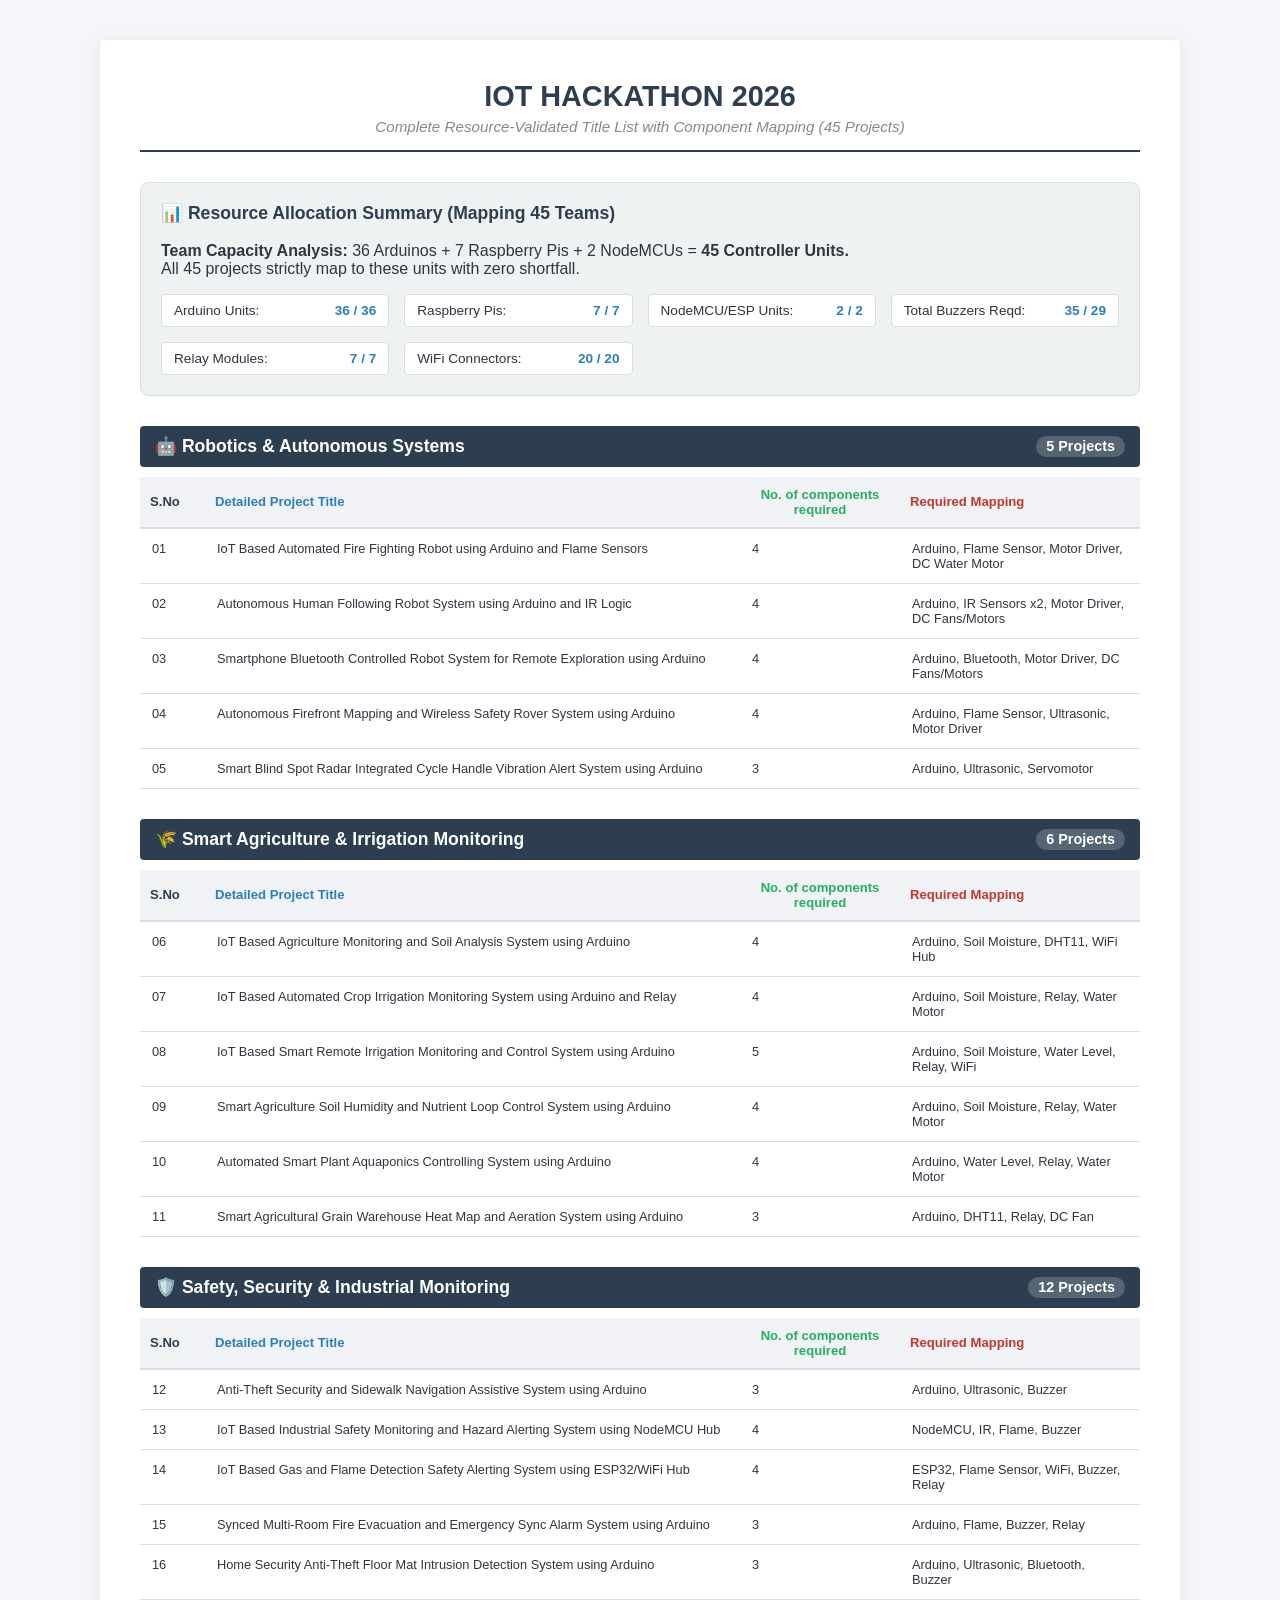
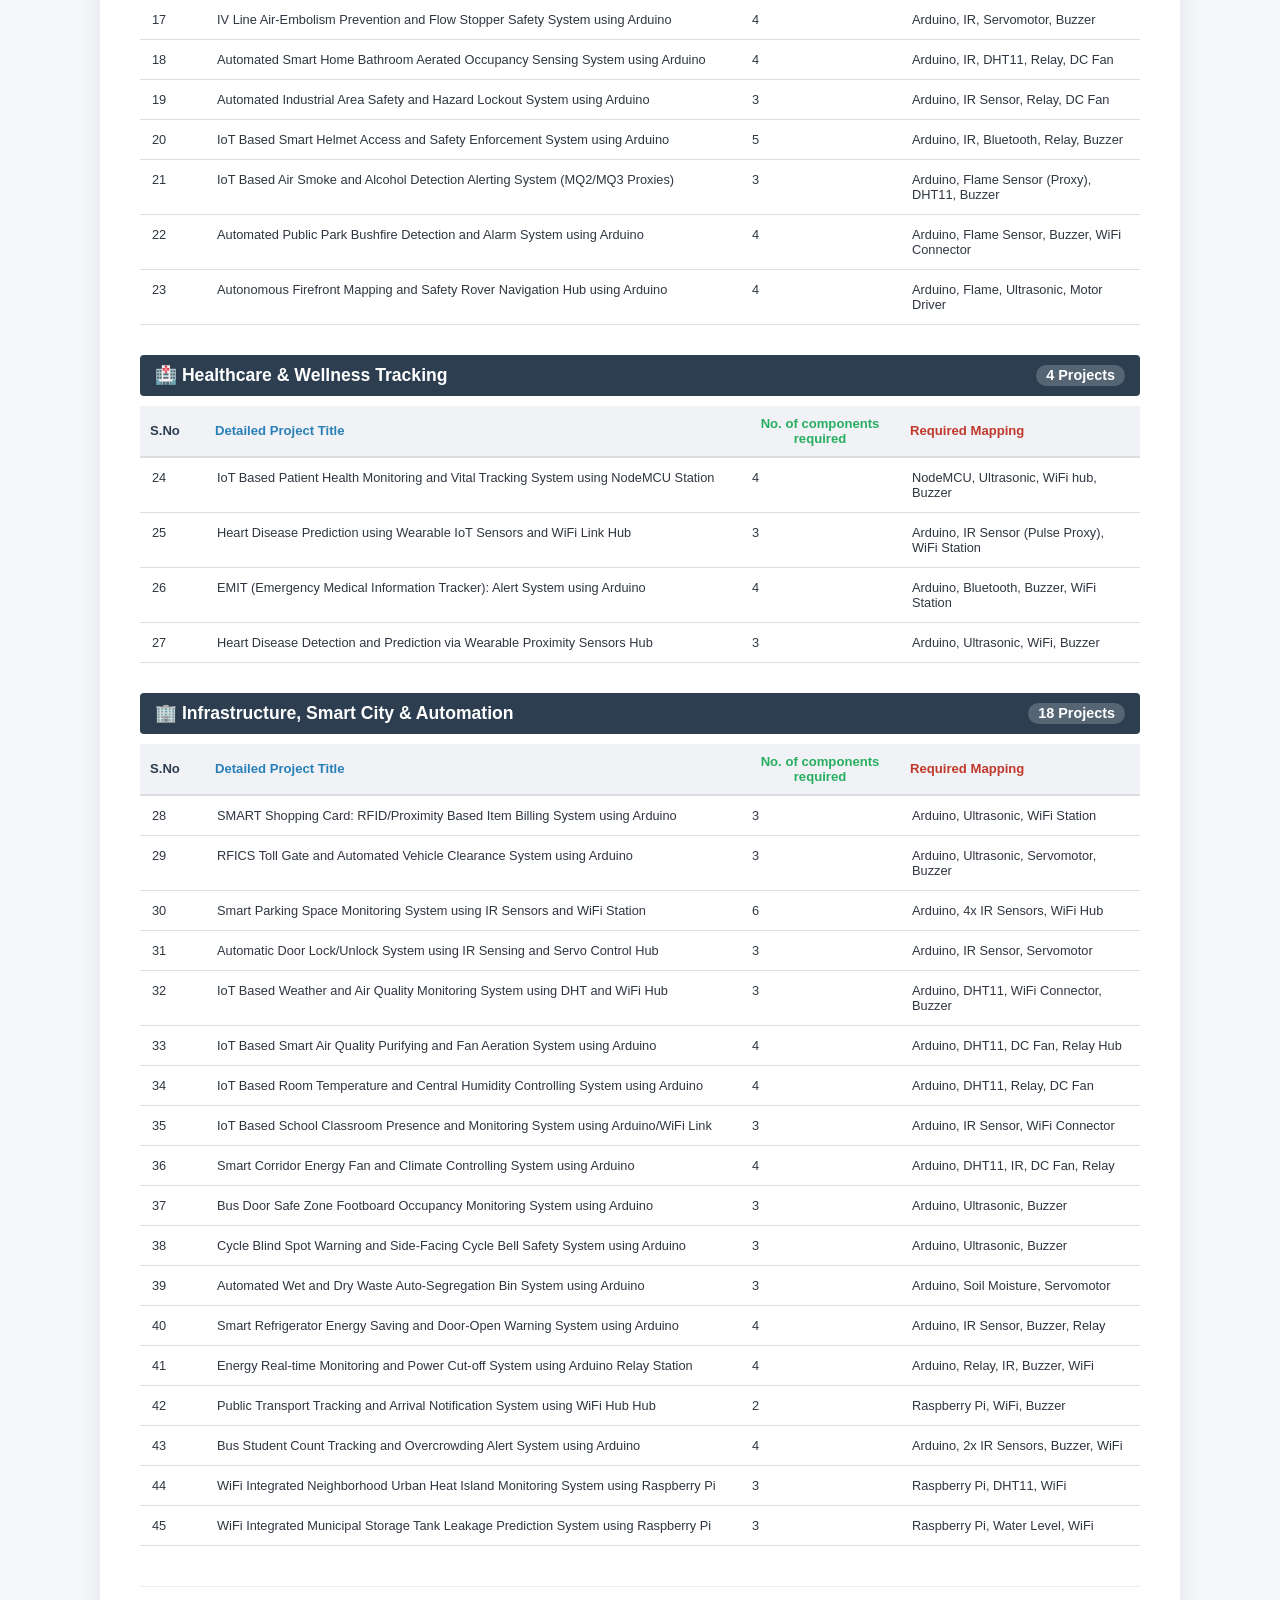
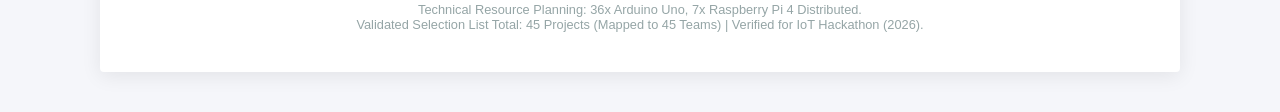
<file: hod_selection_portal.html>
<!DOCTYPE html>
<html lang="en">
<head>
    <meta charset="UTF-8">
    <title>HOD Selection Portal - IoT Hackathon 2026</title>
    <style>
        :root {
            --primary: #2c3e50;
            --accent: #2980b9;
            --bg: #f5f6fa;
            --text: #2f3640;
            --border: #dcdde1;
            --highlight: #c0392b;
            --success: #27ae60;
        }

        body {
            font-family: 'Segoe UI', Arial, sans-serif;
            background-color: var(--bg);
            color: var(--text);
            margin: 0;
            padding: 40px;
        }

        .document-container {
            max-width: 1000px;
            margin: 0 auto;
            background: white;
            padding: 40px;
            box-shadow: 0 4px 20px rgba(0,0,0,0.08);
            border-radius: 4px;
        }

        header {
            border-bottom: 2px solid var(--primary);
            padding-bottom: 15px;
            margin-bottom: 30px;
            text-align: center;
        }

        h1 { margin: 0; color: var(--primary); font-size: 1.8rem; text-transform: uppercase; }
        .subtitle { color: #7f8c8d; font-size: 0.95rem; margin-top: 5px; font-style: italic; }

        .allocation-summary {
            background: #eef2f3;
            border: 1px solid var(--border);
            padding: 20px;
            margin-bottom: 30px;
            border-radius: 8px;
        }

        .allocation-summary h3 { margin-top: 0; color: var(--primary); font-size: 1.1rem; }

        .resource-grid {
            display: grid;
            grid-template-columns: repeat(auto-fit, minmax(200px, 1fr));
            gap: 15px;
            margin-top: 15px;
        }

        .resource-chip {
            background: white;
            padding: 8px 12px;
            border-radius: 4px;
            border: 1px solid #ddd;
            font-size: 0.85rem;
            display: flex;
            justify-content: space-between;
        }

        .resource-chip span { font-weight: bold; color: var(--accent); }

        .domain-header {
            background: var(--primary);
            color: white;
            padding: 10px 15px;
            margin-top: 30px;
            font-weight: bold;
            font-size: 1.1rem;
            border-radius: 4px;
            display: flex;
            justify-content: space-between;
        }

        .domain-count {
            background: rgba(255, 255, 255, 0.2);
            padding: 2px 10px;
            border-radius: 20px;
            font-size: 0.9rem;
        }

        table {
            width: 100%;
            border-collapse: collapse;
            margin-top: 10px;
        }

        th {
            background-color: #f1f2f6;
            color: var(--primary);
            padding: 10px;
            text-align: left;
            font-size: 0.82rem;
            border-bottom: 2px solid var(--border);
        }

        td {
            padding: 12px;
            border-bottom: 1px solid var(--border);
            vertical-align: top;
            font-size: 0.8rem;
            word-wrap: break-word;
        }

        .sno { width: 45px; font-weight: bold; }
        .title { font-weight: 600; color: var(--accent); }
        .comp-count { width: 140px; text-align: center; font-weight: bold; color: var(--success); }
        .components { width: 220px; font-weight: bold; color: var(--highlight); }

        tbody tr:hover { background-color: #fcfcfc; }

        footer {
            margin-top: 40px;
            text-align: center;
            font-size: 0.8rem;
            color: #95a5a6;
            border-top: 1px solid #eee;
            padding-top: 15px;
        }

        @media print {
            body { padding: 0; background: white; }
            .document-container { box-shadow: none; border: none; padding: 0; }
            .allocation-summary { border: 1px solid #ccc; }
        }
    </style>
</head>
<body>

    <div class="document-container">
        <header>
            <h1>IoT Hackathon 2026</h1>
            <div class="subtitle">Complete Resource-Validated Title List with Component Mapping (45 Projects)</div>
        </header>

        <!-- Resource Allocation Summary -->
        <section class="allocation-summary">
            <h3>📊 Resource Allocation Summary (Mapping 45 Teams)</h3>
            <p><strong>Team Capacity Analysis:</strong> 36 Arduinos + 7 Raspberry Pis + 2 NodeMCUs = <strong>45 Controller Units.</strong><br>
            All 45 projects strictly map to these units with zero shortfall.</p>
            <div class="resource-grid">
                <div class="resource-chip">Arduino Units: <span>36 / 36</span></div>
                <div class="resource-chip">Raspberry Pis: <span>7 / 7</span></div>
                <div class="resource-chip">NodeMCU/ESP Units: <span>2 / 2</span></div>
                <div class="resource-chip">Total Buzzers Reqd: <span>35 / 29</span></div>
                <div class="resource-chip">Relay Modules: <span>7 / 7</span></div>
                <div class="resource-chip">WiFi Connectors: <span>20 / 20</span></div>
            </div>
        </section>

        <!-- 🤖 Robotics & Drones Domain -->
        <div class="domain-header">
            <span>🤖 Robotics & Autonomous Systems</span>
            <span class="domain-count">5 Projects</span>
        </div>
        <table>
            <thead><tr><th class="sno">S.No</th><th class="title">Detailed Project Title</th><th class="comp-count">No. of components required</th><th class="components">Required Mapping</th></tr></thead>
            <tbody>
                <tr><td>01</td><td>IoT Based Automated Fire Fighting Robot using Arduino and Flame Sensors</td><td>4</td><td>Arduino, Flame Sensor, Motor Driver, DC Water Motor</td></tr>
                <tr><td>02</td><td>Autonomous Human Following Robot System using Arduino and IR Logic</td><td>4</td><td>Arduino, IR Sensors x2, Motor Driver, DC Fans/Motors</td></tr>
                <tr><td>03</td><td>Smartphone Bluetooth Controlled Robot System for Remote Exploration using Arduino</td><td>4</td><td>Arduino, Bluetooth, Motor Driver, DC Fans/Motors</td></tr>
                <tr><td>04</td><td>Autonomous Firefront Mapping and Wireless Safety Rover System using Arduino</td><td>4</td><td>Arduino, Flame Sensor, Ultrasonic, Motor Driver</td></tr>
                <tr><td>05</td><td>Smart Blind Spot Radar Integrated Cycle Handle Vibration Alert System using Arduino</td><td>3</td><td>Arduino, Ultrasonic, Servomotor</td></tr>
            </tbody>
        </table>

        <!-- 🌾 Agriculture Domain -->
        <div class="domain-header">
            <span>🌾 Smart Agriculture & Irrigation Monitoring</span>
            <span class="domain-count">6 Projects</span>
        </div>
        <table>
            <thead><tr><th class="sno">S.No</th><th class="title">Detailed Project Title</th><th class="comp-count">No. of components required</th><th class="components">Required Mapping</th></tr></thead>
            <tbody>
                <tr><td>06</td><td>IoT Based Agriculture Monitoring and Soil Analysis System using Arduino</td><td>4</td><td>Arduino, Soil Moisture, DHT11, WiFi Hub</td></tr>
                <tr><td>07</td><td>IoT Based Automated Crop Irrigation Monitoring System using Arduino and Relay</td><td>4</td><td>Arduino, Soil Moisture, Relay, Water Motor</td></tr>
                <tr><td>08</td><td>IoT Based Smart Remote Irrigation Monitoring and Control System using Arduino</td><td>5</td><td>Arduino, Soil Moisture, Water Level, Relay, WiFi</td></tr>
                <tr><td>09</td><td>Smart Agriculture Soil Humidity and Nutrient Loop Control System using Arduino</td><td>4</td><td>Arduino, Soil Moisture, Relay, Water Motor</td></tr>
                <tr><td>10</td><td>Automated Smart Plant Aquaponics Controlling System using Arduino</td><td>4</td><td>Arduino, Water Level, Relay, Water Motor</td></tr>
                <tr><td>11</td><td>Smart Agricultural Grain Warehouse Heat Map and Aeration System using Arduino</td><td>3</td><td>Arduino, DHT11, Relay, DC Fan</td></tr>
            </tbody>
        </table>

        <!-- 🛡️ Safety & Industrial Monitoring -->
        <div class="domain-header">
            <span>🛡️ Safety, Security & Industrial Monitoring</span>
            <span class="domain-count">12 Projects</span>
        </div>
        <table>
            <thead><tr><th class="sno">S.No</th><th class="title">Detailed Project Title</th><th class="comp-count">No. of components required</th><th class="components">Required Mapping</th></tr></thead>
            <tbody>
                <tr><td>12</td><td>Anti-Theft Security and Sidewalk Navigation Assistive System using Arduino</td><td>3</td><td>Arduino, Ultrasonic, Buzzer</td></tr>
                <tr><td>13</td><td>IoT Based Industrial Safety Monitoring and Hazard Alerting System using NodeMCU Hub</td><td>4</td><td>NodeMCU, IR, Flame, Buzzer</td></tr>
                <tr><td>14</td><td>IoT Based Gas and Flame Detection Safety Alerting System using ESP32/WiFi Hub</td><td>4</td><td>ESP32, Flame Sensor, WiFi, Buzzer, Relay</td></tr>
                <tr><td>15</td><td>Synced Multi-Room Fire Evacuation and Emergency Sync Alarm System using Arduino</td><td>3</td><td>Arduino, Flame, Buzzer, Relay</td></tr>
                <tr><td>16</td><td>Home Security Anti-Theft Floor Mat Intrusion Detection System using Arduino</td><td>3</td><td>Arduino, Ultrasonic, Bluetooth, Buzzer</td></tr>
                <tr><td>17</td><td>IV Line Air-Embolism Prevention and Flow Stopper Safety System using Arduino</td><td>4</td><td>Arduino, IR, Servomotor, Buzzer</td></tr>
                <tr><td>18</td><td>Automated Smart Home Bathroom Aerated Occupancy Sensing System using Arduino</td><td>4</td><td>Arduino, IR, DHT11, Relay, DC Fan</td></tr>
                <tr><td>19</td><td>Automated Industrial Area Safety and Hazard Lockout System using Arduino</td><td>3</td><td>Arduino, IR Sensor, Relay, DC Fan</td></tr>
                <tr><td>20</td><td>IoT Based Smart Helmet Access and Safety Enforcement System using Arduino</td><td>5</td><td>Arduino, IR, Bluetooth, Relay, Buzzer</td></tr>
                <tr><td>21</td><td>IoT Based Air Smoke and Alcohol Detection Alerting System (MQ2/MQ3 Proxies)</td><td>3</td><td>Arduino, Flame Sensor (Proxy), DHT11, Buzzer</td></tr>
                <tr><td>22</td><td>Automated Public Park Bushfire Detection and Alarm System using Arduino</td><td>4</td><td>Arduino, Flame Sensor, Buzzer, WiFi Connector</td></tr>
                <tr><td>23</td><td>Autonomous Firefront Mapping and Safety Rover Navigation Hub using Arduino</td><td>4</td><td>Arduino, Flame, Ultrasonic, Motor Driver</td></tr>
            </tbody>
        </table>

        <!-- 🏥 Healthcare Domain -->
        <div class="domain-header">
            <span>🏥 Healthcare & Wellness Tracking</span>
            <span class="domain-count">4 Projects</span>
        </div>
        <table>
            <thead><tr><th class="sno">S.No</th><th class="title">Detailed Project Title</th><th class="comp-count">No. of components required</th><th class="components">Required Mapping</th></tr></thead>
            <tbody>
                <tr><td>24</td><td>IoT Based Patient Health Monitoring and Vital Tracking System using NodeMCU Station</td><td>4</td><td>NodeMCU, Ultrasonic, WiFi hub, Buzzer</td></tr>
                <tr><td>25</td><td>Heart Disease Prediction using Wearable IoT Sensors and WiFi Link Hub</td><td>3</td><td>Arduino, IR Sensor (Pulse Proxy), WiFi Station</td></tr>
                <tr><td>26</td><td>EMIT (Emergency Medical Information Tracker): Alert System using Arduino</td><td>4</td><td>Arduino, Bluetooth, Buzzer, WiFi Station</td></tr>
                <tr><td>27</td><td>Heart Disease Detection and Prediction via Wearable Proximity Sensors Hub</td><td>3</td><td>Arduino, Ultrasonic, WiFi, Buzzer</td></tr>
            </tbody>
        </table>

        <!-- 🏢 Infrastructure & Smart City -->
        <div class="domain-header">
            <span>🏢 Infrastructure, Smart City & Automation</span>
            <span class="domain-count">18 Projects</span>
        </div>
        <table>
            <thead><tr><th class="sno">S.No</th><th class="title">Detailed Project Title</th><th class="comp-count">No. of components required</th><th class="components">Required Mapping</th></tr></thead>
            <tbody>
                <tr><td>28</td><td>SMART Shopping Card: RFID/Proximity Based Item Billing System using Arduino</td><td>3</td><td>Arduino, Ultrasonic, WiFi Station</td></tr>
                <tr><td>29</td><td>RFICS Toll Gate and Automated Vehicle Clearance System using Arduino</td><td>3</td><td>Arduino, Ultrasonic, Servomotor, Buzzer</td></tr>
                <tr><td>30</td><td>Smart Parking Space Monitoring System using IR Sensors and WiFi Station</td><td>6</td><td>Arduino, 4x IR Sensors, WiFi Hub</td></tr>
                <tr><td>31</td><td>Automatic Door Lock/Unlock System using IR Sensing and Servo Control Hub</td><td>3</td><td>Arduino, IR Sensor, Servomotor</td></tr>
                <tr><td>32</td><td>IoT Based Weather and Air Quality Monitoring System using DHT and WiFi Hub</td><td>3</td><td>Arduino, DHT11, WiFi Connector, Buzzer</td></tr>
                <tr><td>33</td><td>IoT Based Smart Air Quality Purifying and Fan Aeration System using Arduino</td><td>4</td><td>Arduino, DHT11, DC Fan, Relay Hub</td></tr>
                <tr><td>34</td><td>IoT Based Room Temperature and Central Humidity Controlling System using Arduino</td><td>4</td><td>Arduino, DHT11, Relay, DC Fan</td></tr>
                <tr><td>35</td><td>IoT Based School Classroom Presence and Monitoring System using Arduino/WiFi Link</td><td>3</td><td>Arduino, IR Sensor, WiFi Connector</td></tr>
                <tr><td>36</td><td>Smart Corridor Energy Fan and Climate Controlling System using Arduino</td><td>4</td><td>Arduino, DHT11, IR, DC Fan, Relay</td></tr>
                <tr><td>37</td><td>Bus Door Safe Zone Footboard Occupancy Monitoring System using Arduino</td><td>3</td><td>Arduino, Ultrasonic, Buzzer</td></tr>
                <tr><td>38</td><td>Cycle Blind Spot Warning and Side-Facing Cycle Bell Safety System using Arduino</td><td>3</td><td>Arduino, Ultrasonic, Buzzer</td></tr>
                <tr><td>39</td><td>Automated Wet and Dry Waste Auto-Segregation Bin System using Arduino</td><td>3</td><td>Arduino, Soil Moisture, Servomotor</td></tr>
                <tr><td>40</td><td>Smart Refrigerator Energy Saving and Door-Open Warning System using Arduino</td><td>4</td><td>Arduino, IR Sensor, Buzzer, Relay</td></tr>
                <tr><td>41</td><td>Energy Real-time Monitoring and Power Cut-off System using Arduino Relay Station</td><td>4</td><td>Arduino, Relay, IR, Buzzer, WiFi</td></tr>
                <tr><td>42</td><td>Public Transport Tracking and Arrival Notification System using WiFi Hub Hub</td><td>2</td><td>Raspberry Pi, WiFi, Buzzer</td></tr>
                <tr><td>43</td><td>Bus Student Count Tracking and Overcrowding Alert System using Arduino</td><td>4</td><td>Arduino, 2x IR Sensors, Buzzer, WiFi</td></tr>
                <tr><td>44</td><td>WiFi Integrated Neighborhood Urban Heat Island Monitoring System using Raspberry Pi</td><td>3</td><td>Raspberry Pi, DHT11, WiFi</td></tr>
                <tr><td>45</td><td>WiFi Integrated Municipal Storage Tank Leakage Prediction System using Raspberry Pi</td><td>3</td><td>Raspberry Pi, Water Level, WiFi</td></tr>
            </tbody>
        </table>

        <footer>
            Technical Resource Planning: 36x Arduino Uno, 7x Raspberry Pi 4 Distributed.<br>
            Validated Selection List Total: 45 Projects (Mapped to 45 Teams) | Verified for IoT Hackathon (2026).
        </footer>
    </div>

</body>
</html>
</file>
